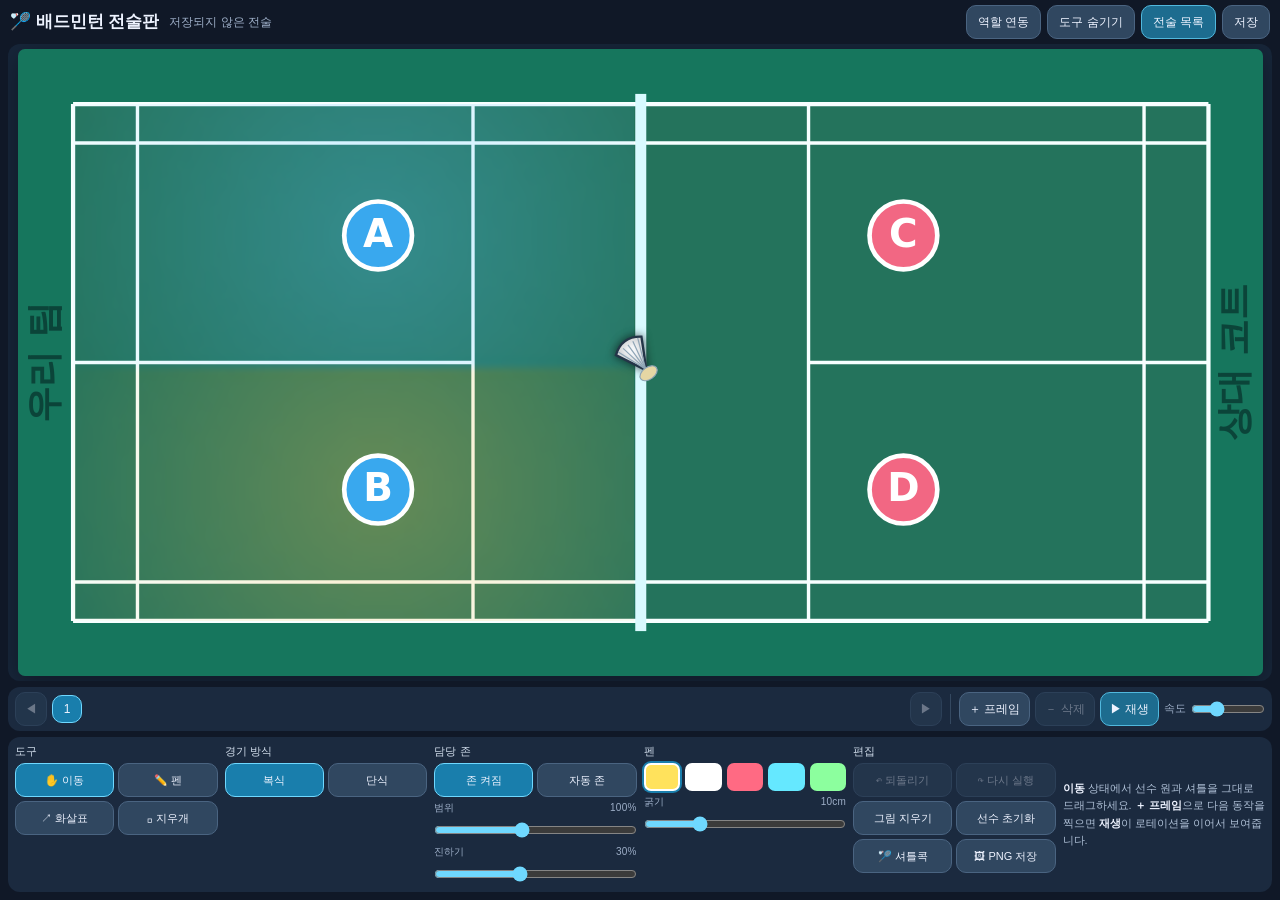
<file: index.html>
<!doctype html>
<html lang="ko">
<head>
<meta charset="utf-8">
<meta name="viewport" content="width=device-width,initial-scale=1,viewport-fit=cover">
<meta name="theme-color" content="#101827">
<meta name="apple-mobile-web-app-capable" content="yes">
<meta name="apple-mobile-web-app-status-bar-style" content="black-translucent">
<meta name="apple-mobile-web-app-title" content="전술판">
<meta name="mobile-web-app-capable" content="yes">
<title>배드민턴 전술판</title>
<link rel="manifest" href="manifest.webmanifest">
<link rel="apple-touch-icon" href="icons/apple-touch-icon.png">
<link rel="icon" href="icons/icon-192.png">
<link rel="stylesheet" href="css/app.css">
</head>
<body>

<header class="topbar">
  <h1>🏸 배드민턴 전술판</h1>
  <div class="topbar-play">
    <span id="playLabel" class="play-name">저장되지 않은 전술</span>
    <span id="dirtyDot" class="dirty" hidden title="저장되지 않은 변경">●</span>
  </div>
  <div class="topbar-actions">
    <a class="btnlink" href="roles.html">역할 연동</a>
    <button id="togglePanel" title="조작 패널을 숨겨 코트만 봅니다">도구 숨기기</button>
    <button id="openLibrary" class="primary">전술 목록</button>
    <button id="quickSave">저장</button>
  </div>
</header>

<main class="app">
  <section class="board">
    <div class="stage" id="stage">
      <canvas id="court" aria-label="배드민턴 전술 코트"></canvas>
    </div>

    <div class="framebar">
      <button id="framePrev" title="이전 프레임">◀</button>
      <div id="frameChips" class="chips" role="tablist" aria-label="프레임"></div>
      <button id="frameNext" title="다음 프레임">▶</button>
      <span class="framebar-sep"></span>
      <button id="frameAdd" title="현재 프레임을 복제해 추가">＋ 프레임</button>
      <button id="frameDel" title="현재 프레임 삭제">－ 삭제</button>
      <button id="playBtn" class="primary" title="프레임 순서대로 재생">▶ 재생</button>
      <label class="speed">
        속도
        <input id="speed" type="range" min="300" max="2200" step="100" value="900">
      </label>
    </div>
  </section>

  <aside class="panel">
    <div class="group">
      <label>도구</label>
      <div class="grid2">
        <button data-tool="move" class="active">✋ 이동</button>
        <button data-tool="pen">✏️ 펜</button>
        <button data-tool="arrow">↗ 화살표</button>
        <button data-tool="erase">◻ 지우개</button>
      </div>
    </div>

    <div class="group">
      <label>경기 방식</label>
      <div class="grid2">
        <button id="doubles" class="active">복식</button>
        <button id="singles">단식</button>
      </div>
    </div>

    <div class="group">
      <label>담당 존</label>
      <div class="grid2">
        <button id="zoneToggle" class="active">존 켜짐</button>
        <button id="zoneMode">자동 존</button>
      </div>
      <label class="slider" for="radius">범위 <span id="radiusVal">100%</span></label>
      <input id="radius" type="range" min="40" max="180" value="100">
      <label class="slider" for="opacity">진하기 <span id="opacityVal">30%</span></label>
      <input id="opacity" type="range" min="5" max="65" value="30">
    </div>

    <div class="group">
      <label>펜</label>
      <div class="swatches" id="swatches">
        <button class="swatch active" data-color="#ffe25c" style="--c:#ffe25c" aria-label="노랑"></button>
        <button class="swatch" data-color="#ffffff" style="--c:#ffffff" aria-label="흰색"></button>
        <button class="swatch" data-color="#ff6a83" style="--c:#ff6a83" aria-label="분홍"></button>
        <button class="swatch" data-color="#65e8ff" style="--c:#65e8ff" aria-label="하늘"></button>
        <button class="swatch" data-color="#8cff9e" style="--c:#8cff9e" aria-label="연두"></button>
      </div>
      <label class="slider" for="size">굵기 <span id="sizeVal">10cm</span></label>
      <input id="size" type="range" min="3" max="30" value="10">
    </div>

    <div class="group">
      <label>편집</label>
      <div class="grid2">
        <button id="undo">↶ 되돌리기</button>
        <button id="redo">↷ 다시 실행</button>
        <button id="clearInk">그림 지우기</button>
        <button id="resetPlayers">선수 초기화</button>
        <button id="resetShuttle">🏸 셔틀콕</button>
        <button id="savePng">🖼 PNG 저장</button>
      </div>
    </div>

    <p class="hint">
      <b>이동</b> 상태에서 선수 원과 셔틀을 그대로 드래그하세요.
      <b>＋ 프레임</b>으로 다음 동작을 찍으면 <b>재생</b>이 로테이션을 이어서 보여줍니다.
    </p>
  </aside>
</main>

<!-- 전술 목록 -->
<div id="library" class="sheet" hidden>
  <div class="sheet-box" role="dialog" aria-modal="true" aria-labelledby="libTitle">
    <div class="sheet-head">
      <h2 id="libTitle">전술 목록</h2>
      <button id="closeLibrary" class="ghost">닫기</button>
    </div>

    <div class="sheet-save">
      <input id="playNameInput" type="text" placeholder="전술 이름 (예: 수비 → 공격 전환)" autocomplete="off">
      <button id="saveCurrent" class="primary">저장</button>
      <button id="saveAsNew">새로 저장</button>
    </div>

    <div id="playList" class="play-list"></div>

    <div class="sheet-foot">
      <button id="newPlay">＋ 새 전술</button>
      <span class="framebar-sep"></span>
      <button id="exportAll">전체 내보내기</button>
      <button id="importBtn">가져오기</button>
      <input id="importFile" type="file" accept="application/json,.json" hidden>
    </div>
  </div>
</div>

<div id="toast" class="toast" hidden></div>

<script>
/* Surfaces script errors on the page itself: Safari-only failures are
   otherwise invisible on a tablet with no console. */
(function () {
  var box = null;
  function show(kind, msg, src, line, col) {
    if (!box) {
      box = document.createElement('pre');
      box.id = 'errbox';
      box.style.cssText = 'position:fixed;left:0;right:0;bottom:0;z-index:9999;margin:0;' +
        'max-height:45vh;overflow:auto;background:#5a1020;color:#ffe3e8;' +
        'font:11px/1.45 ui-monospace,Menlo,monospace;padding:8px 10px;white-space:pre-wrap;' +
        'border-top:2px solid #ff5f7a';
      var close = document.createElement('button');
      close.textContent = '닫기';
      close.style.cssText = 'float:right;background:#8a1b33;color:#fff;border:0;' +
        'border-radius:6px;padding:3px 9px;font:inherit';
      close.onclick = function () { box.remove(); box = null; };
      box.appendChild(close);
      (document.body || document.documentElement).appendChild(box);
    }
    var at = src ? (' @ ' + String(src).split('/').pop() + ':' + line + ':' + col) : '';
    box.appendChild(document.createTextNode(kind + ': ' + msg + at + '\n'));
  }
  window.addEventListener('error', function (e) {
    show('ERROR', e.message || e.type, e.filename, e.lineno, e.colno);
  });
  window.addEventListener('unhandledrejection', function (e) {
    var r = e.reason;
    show('PROMISE', (r && (r.message || r)) || 'unknown');
  });
  window.BTSERR = show;
})();
</script>
<script src="js/geometry.js"></script>
<script src="js/state.js"></script>
<script src="js/render.js"></script>
<script src="js/ui.js"></script>
<script>
if ('serviceWorker' in navigator && location.protocol.indexOf('http') === 0) {
  window.addEventListener('load', function () {
    // True only when an older worker is already serving this page, so the
    // reload below runs on an update and not on a first install.
    var replacing = !!navigator.serviceWorker.controller;
    var reloaded = false;
    navigator.serviceWorker.addEventListener('controllerchange', function () {
      if (!replacing || reloaded) return;
      reloaded = true;
      location.reload();
    });
    navigator.serviceWorker.register('sw.js').then(function (reg) {
      reg.update();
    }).catch(function () {});
  });
}
</script>
</body>
</html>
</file>
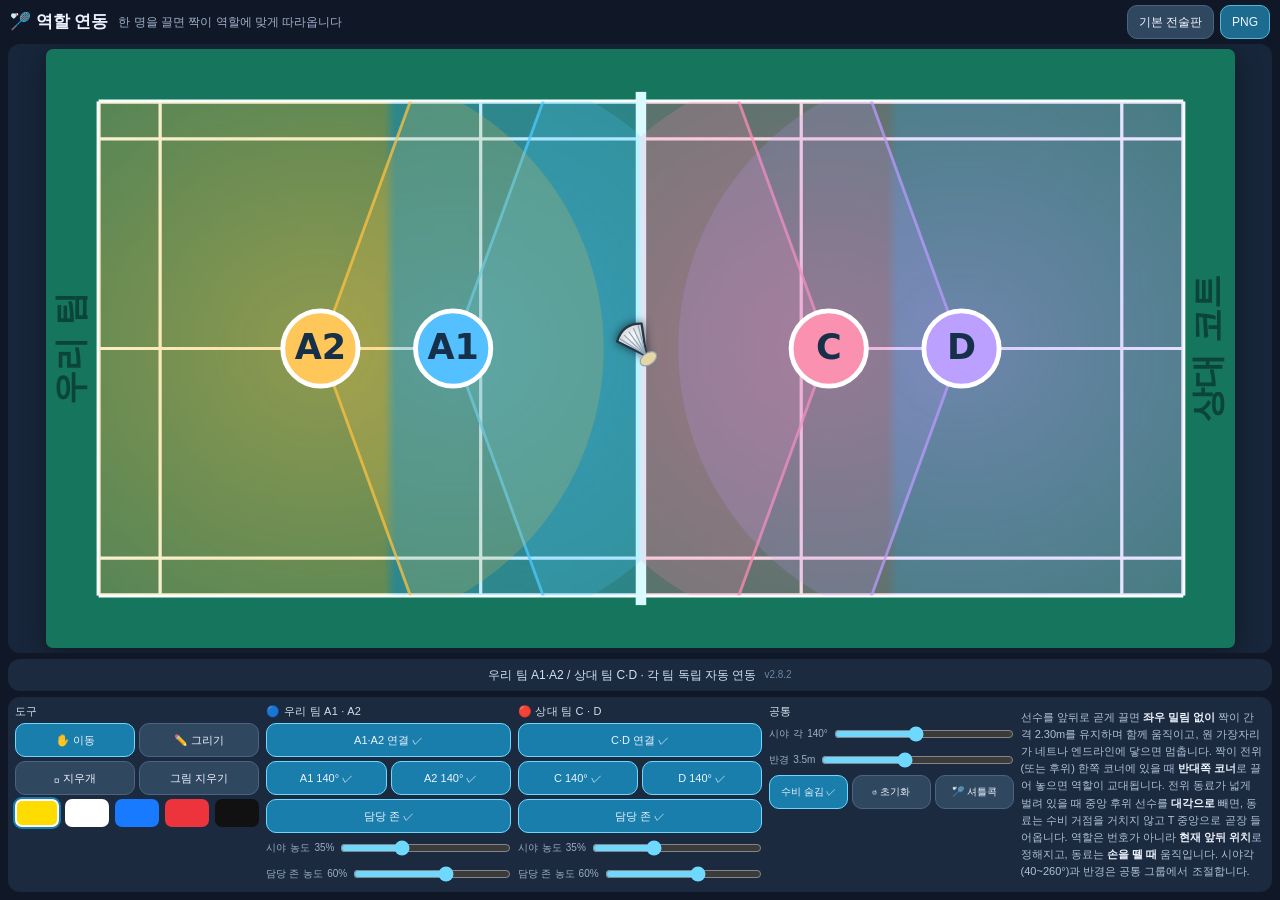
<file: roles.html>
<!doctype html>
<html lang="ko">
<head>
<meta charset="utf-8">
<meta name="viewport" content="width=device-width,initial-scale=1,viewport-fit=cover">
<meta name="theme-color" content="#101827">
<meta name="apple-mobile-web-app-capable" content="yes">
<meta name="apple-mobile-web-app-status-bar-style" content="black-translucent">
<meta name="apple-mobile-web-app-title" content="역할 연동">
<meta name="mobile-web-app-capable" content="yes">
<title>배드민턴 역할 연동 전술판</title>
<link rel="manifest" href="roles.webmanifest">
<link rel="apple-touch-icon" href="icons/roles-apple-touch-icon.png">
<link rel="icon" href="icons/roles-192.png">
<link rel="stylesheet" href="css/app.css">
</head>
<body>

<header class="topbar">
  <h1>🏸 역할 연동</h1>
  <div class="topbar-play">
    <span class="play-name">한 명을 끌면 짝이 역할에 맞게 따라옵니다</span>
  </div>
  <div class="topbar-actions">
    <a class="btnlink" href="index.html">기본 전술판</a>
    <button id="savePng" class="primary">PNG</button>
  </div>
</header>

<main class="app">
  <section class="board">
    <div class="stage" id="stage">
      <canvas id="court" aria-label="배드민턴 역할 연동 코트"></canvas>
    </div>
    <div class="statusbar">
      <span id="status">우리 팀 A1·A2 / 상대 팀 C·D · 각 팀 독립 자동 연동</span>
      <span id="build" class="ver">v2.8.2</span>
    </div>
  </section>

  <aside class="panel">
    <div class="group">
      <label>도구</label>
      <div class="grid2">
        <button id="tool-move" class="active">✋ 이동</button>
        <button id="tool-pen">✏️ 그리기</button>
        <button id="tool-erase">◻ 지우개</button>
        <button id="clearInk">그림 지우기</button>
      </div>
      <div class="inks" id="inks">
        <button class="ink" data-ink="#ffdc00" style="--c:#ffdc00" aria-label="노란색"></button>
        <button class="ink" data-ink="#ffffff" style="--c:#ffffff" aria-label="흰색"></button>
        <button class="ink" data-ink="#177aff" style="--c:#177aff" aria-label="파란색"></button>
        <button class="ink" data-ink="#ed333b" style="--c:#ed333b" aria-label="빨간색"></button>
        <button class="ink" data-ink="#111111" style="--c:#111111" aria-label="검정색"></button>
      </div>
    </div>

    <div class="group">
      <label>🔵 우리 팀 A1 · A2</label>
      <div class="grid2">
        <button id="linkAB" class="active span2">A1·A2 연결 ✓</button>
        <button id="coneAB0" class="active">A1 시야 ✓</button>
        <button id="coneAB1" class="active">A2 시야 ✓</button>
        <button id="zoneAB" class="active span2">담당 존 ✓</button>
      </div>
      <div class="srow">
        <label class="slider" for="coneAAB">시야<span class="long"> 농도</span> <span id="coneVAB">35%</span></label>
        <input id="coneAAB" type="range" min="0" max="100" value="35">
      </div>
      <div class="srow">
        <label class="slider" for="zoneAAB">담당 존<span class="long"> 농도</span> <span id="zoneVAB">60%</span></label>
        <input id="zoneAAB" type="range" min="0" max="100" value="60">
      </div>
    </div>

    <div class="group">
      <label>🔴 상대 팀 C · D</label>
      <div class="grid2">
        <button id="linkCD" class="active span2">C·D 연결 ✓</button>
        <button id="coneCD0" class="active">C 시야 ✓</button>
        <button id="coneCD1" class="active">D 시야 ✓</button>
        <button id="zoneCD" class="active span2">담당 존 ✓</button>
      </div>
      <div class="srow">
        <label class="slider" for="coneACD">시야<span class="long"> 농도</span> <span id="coneVCD">35%</span></label>
        <input id="coneACD" type="range" min="0" max="100" value="35">
      </div>
      <div class="srow">
        <label class="slider" for="zoneACD">담당 존<span class="long"> 농도</span> <span id="zoneVCD">60%</span></label>
        <input id="zoneACD" type="range" min="0" max="100" value="60">
      </div>
    </div>

    <div class="group">
      <label>공통</label>
      <div class="srow">
        <label class="slider" for="coneDeg">시야<span class="long">각</span> <span id="coneDegVal">140°</span></label>
        <input id="coneDeg" type="range" min="40" max="260" step="5" value="140">
      </div>
      <div class="srow">
        <label class="slider" for="coneR">반경 <span id="coneRVal">3.5m</span></label>
        <input id="coneR" type="range" min="20" max="55" value="35">
      </div>
      <div class="grid3">
        <button id="hideInDefence" class="active" title="좌우 수비일 때 시야 존을 숨깁니다">수비 숨김 ✓</button>
        <button id="reset" title="양 팀 배치를 처음으로"><span class="ico">↺ </span>초기화</button>
        <button id="resetShuttle" title="셔틀콕을 네트 중앙으로"><span class="ico">🏸 </span>셔틀콕</button>
      </div>
    </div>

    <p class="hint">
      선수를 앞뒤로 곧게 끌면 <b>좌우 밀림 없이</b> 짝이 간격 2.30m를 유지하며 함께 움직이고,
      원 가장자리가 네트나 엔드라인에 닿으면 멈춥니다.
      짝이 전위(또는 후위) 한쪽 코너에 있을 때 <b>반대쪽 코너</b>로 끌어 놓으면 역할이 교대됩니다.
      전위 동료가 넓게 벌려 있을 때 중앙 후위 선수를 <b>대각으로</b> 빼면, 동료는 수비 거점을
      거치지 않고 T 중앙으로 곧장 들어옵니다. 역할은 번호가 아니라 <b>현재 앞뒤 위치</b>로 정해지고,
      동료는 <b>손을 뗄 때</b> 움직입니다. 시야각(40~260°)과 반경은 공통 그룹에서 조절합니다.
    </p>
  </aside>
</main>

<script>
/* Surfaces script errors on the page itself: Safari-only failures are
   otherwise invisible on a tablet with no console. */
(function () {
  var box = null;
  function show(kind, msg, src, line, col) {
    if (!box) {
      box = document.createElement('pre');
      box.id = 'errbox';
      box.style.cssText = 'position:fixed;left:0;right:0;bottom:0;z-index:9999;margin:0;' +
        'max-height:45vh;overflow:auto;background:#5a1020;color:#ffe3e8;' +
        'font:11px/1.45 ui-monospace,Menlo,monospace;padding:8px 10px;white-space:pre-wrap;' +
        'border-top:2px solid #ff5f7a';
      var close = document.createElement('button');
      close.textContent = '닫기';
      close.style.cssText = 'float:right;background:#8a1b33;color:#fff;border:0;' +
        'border-radius:6px;padding:3px 9px;font:inherit';
      close.onclick = function () { box.remove(); box = null; };
      box.appendChild(close);
      (document.body || document.documentElement).appendChild(box);
    }
    var at = src ? (' @ ' + String(src).split('/').pop() + ':' + line + ':' + col) : '';
    box.appendChild(document.createTextNode(kind + ': ' + msg + at + '\n'));
  }
  window.addEventListener('error', function (e) {
    show('ERROR', e.message || e.type, e.filename, e.lineno, e.colno);
  });
  window.addEventListener('unhandledrejection', function (e) {
    var r = e.reason;
    show('PROMISE', (r && (r.message || r)) || 'unknown');
  });
  window.BTSERR = show;
})();
</script>
<script src="js/geometry.js"></script>
<script src="js/render.js"></script>
<script src="js/roles.js"></script>
<script>
if ('serviceWorker' in navigator && location.protocol.indexOf('http') === 0) {
  window.addEventListener('load', function () {
    var replacing = !!navigator.serviceWorker.controller;
    var reloaded = false;
    navigator.serviceWorker.addEventListener('controllerchange', function () {
      if (!replacing || reloaded) return;
      reloaded = true;
      location.reload();
    });
    navigator.serviceWorker.register('sw.js').then(function (reg) { reg.update(); })
      .catch(function () {});
  });
}
</script>
</body>
</html>
</file>
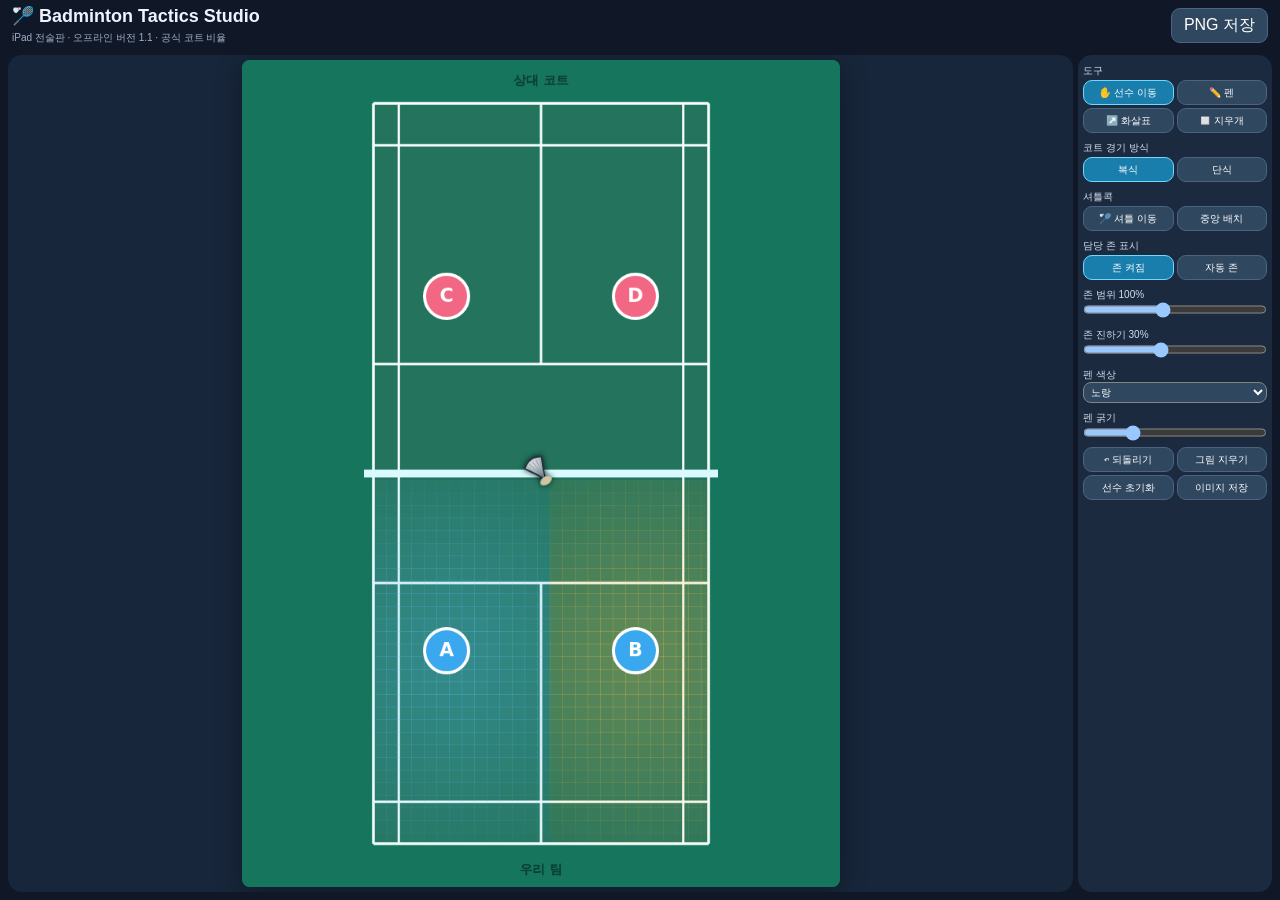
<file: legacy/index-v1.html>
<!doctype html><html lang="ko"><head><meta charset="utf-8"><meta name="viewport" content="width=device-width,initial-scale=1,maximum-scale=1,user-scalable=no,viewport-fit=cover"><meta name="apple-mobile-web-app-capable" content="yes"><title>Badminton Tactics Studio · Controls Fixed</title><style>
:root{color-scheme:dark}*{box-sizing:border-box}body{margin:0;background:#101827;color:#eef3ff;font-family:-apple-system,BlinkMacSystemFont,'Segoe UI',sans-serif}header{padding:13px 16px 7px;display:flex;justify-content:space-between;align-items:center}h1{font-size:19px;margin:0}small{color:#9daec7}.wrap{display:grid;grid-template-columns:minmax(0,1fr) 220px;gap:12px;padding:8px 12px 16px;max-width:1200px;margin:auto}.stage{background:#17263a;border-radius:14px;padding:10px;display:flex;align-items:center;justify-content:center;min-height:70vh}canvas{display:block;max-width:100%;max-height:82vh;width:auto;height:auto;touch-action:none;border-radius:8px;background:#14745c;box-shadow:0 6px 28px #0005}.panel{background:#1b2a3f;padding:13px;border-radius:14px;display:flex;flex-direction:column;gap:11px}button,select,input{font:inherit}button{background:#304760;color:white;border:1px solid #4a6481;border-radius:9px;padding:10px 8px;cursor:pointer}button.active{background:#197eac;border-color:#6fd8ff}.buttons{display:grid;grid-template-columns:1fr 1fr;gap:7px}label{font-size:13px;color:#d3dfed}input[type=range]{width:100%}.hint{font-size:12px;color:#afc0d6;line-height:1.5}.separator{border-top:1px solid #344860;margin:2px 0}@media(max-width:760px){.wrap{grid-template-columns:1fr}.stage{min-height:0;padding:7px}canvas{max-height:66vh}.panel{display:grid;grid-template-columns:1fr 1fr;gap:10px}.panel .wide{grid-column:1/-1}header{padding-top:10px}}

/* iPad full-screen, no page scrolling. */
html,body{width:100%;height:100%;height:100dvh;overflow:hidden;overscroll-behavior:none}
body{display:flex;flex-direction:column}
header{flex:0 0 auto;padding:5px 12px;min-height:39px;gap:8px}
h1{font-size:clamp(13px,1.7vw,18px);white-space:nowrap}
header small{font-size:10px}header #save{padding:6px 12px;flex-shrink:0}
.wrap{flex:1;min-height:0;min-width:0;width:100%;max-width:none;margin:0;padding:5px 8px 8px;gap:8px;overflow:hidden}
.stage{min-width:0;min-height:0;height:100%;width:100%;padding:5px;overflow:hidden}
canvas{display:block;width:auto;height:auto;max-width:none;max-height:none;flex:none;touch-action:none}
.panel{min-width:0;min-height:0;height:100%;overflow:hidden;padding:7px;gap:5px;align-content:start}
.panel label{font-size:11px}.panel button{padding:5px 3px;font-size:11px;min-height:28px}
.panel .buttons{gap:4px}.panel .buttons[style]{margin-top:3px!important}
.panel input[type=range]{height:17px;margin:2px 0}.panel select{padding:4px!important;font-size:11px}
.panel .hint{display:none}.panel .separator{display:none}
@media (orientation:landscape){
 .wrap{grid-template-columns:minmax(0,1.15fr) minmax(400px,1fr)}
 .panel{display:grid;grid-template-columns:repeat(3,minmax(0,1fr));grid-auto-rows:min-content;gap:7px;align-content:center}
 .panel .wide{grid-column:span 3}
 .panel .wide:first-child{grid-column:span 3}
 .panel .wide.buttons{grid-column:span 3;grid-template-columns:repeat(4,1fr)}
}
@media (orientation:portrait){
 .wrap{grid-template-columns:minmax(0,1fr);grid-template-rows:minmax(0,1fr) auto;gap:5px}
 .panel{height:auto;display:grid;grid-template-columns:repeat(4,minmax(0,1fr));gap:5px;align-items:center}
 .panel .wide{grid-column:span 4}
 .panel .wide:first-child{grid-column:span 4}
 .panel .wide.buttons{grid-column:span 4;grid-template-columns:repeat(4,1fr)}
 .panel>div:nth-child(2),.panel>div:nth-child(3),.panel>div:nth-child(4){grid-column:span 2}
 .panel>div:nth-child(5),.panel>div:nth-child(6),.panel>div:nth-child(7),.panel>div:nth-child(8){grid-column:span 1}
 .panel>div:nth-child(5) label,.panel>div:nth-child(6) label{font-size:10px}
}
@media (max-height:650px) and (orientation:landscape){header small{display:none}.panel{gap:3px}.panel button{min-height:24px;padding:3px 2px}.panel label{font-size:10px}}

/* Compact control panel: court receives most of the iPad screen. */
@media (orientation:landscape){
 .wrap{grid-template-columns:minmax(0,1fr) 194px;gap:5px}
 .panel{display:flex;flex-direction:column;justify-content:flex-start;align-content:initial;gap:4px;padding:5px;overflow:hidden}
 .panel .wide,.panel .wide:first-child{grid-column:auto}
 .panel .wide.buttons{display:grid;grid-template-columns:repeat(2,minmax(0,1fr));gap:3px}
 .panel label{font-size:10px}
 .panel button{font-size:10px;min-height:25px;padding:3px 2px}
 .panel .buttons{gap:3px}
 .panel input[type=range]{height:13px;margin:0}
 .panel select{font-size:10px;padding:3px!important}
 .panel .buttons[style]{margin-top:2px!important}
}
@media (orientation:portrait){
 .wrap{grid-template-rows:minmax(0,1fr) auto;gap:3px}
 .panel{grid-template-columns:repeat(4,minmax(0,1fr));padding:4px;gap:3px}
 .panel button{min-height:24px;padding:3px 2px;font-size:10px}
 .panel label{font-size:10px}
 .panel .buttons[style]{margin-top:2px!important}
 .panel input[type=range]{height:13px;margin:0}
 .panel select{padding:3px!important;font-size:10px}
}

button,select,input{touch-action:manipulation;position:relative;z-index:2} .panel{position:relative;z-index:1} canvas{position:relative;z-index:0} 
</style></head><body><header><div><h1>🏸 Badminton Tactics Studio</h1><small>iPad 전술판 · 오프라인 버전 1.1 · 공식 코트 비율</small></div><button id="save">PNG 저장</button></header><main class="wrap"><section class="stage"><canvas id="court" width="760" height="1050" aria-label="배드민턴 전술 코트"></canvas></section><aside class="panel"><div class="wide"><label>도구</label><div class="buttons" style="margin-top:6px"><button data-tool="move" class="active">✋ 선수 이동</button><button data-tool="pen">✏️ 펜</button><button data-tool="arrow">↗️ 화살표</button><button data-tool="erase">◻️ 지우개</button></div></div><div><label>코트 경기 방식</label><div class="buttons" style="margin-top:6px"><button id="doubles" class="active">복식</button><button id="singles">단식</button></div></div><div><label>셔틀콕</label><div class="buttons" style="margin-top:6px"><button id="shuttleTool">🏸 셔틀 이동</button><button id="shuttleReset">중앙 배치</button></div></div><div><label>담당 존 표시</label><div class="buttons" style="margin-top:6px"><button id="zone" class="active">존 켜짐</button><button id="mode">자동 존</button></div></div><div><label for="radius">존 범위 <span id="radiusVal">100%</span></label><input id="radius" type="range" min="40" max="180" value="100"></div><div><label for="opacity">존 진하기 <span id="opacityVal">30%</span></label><input id="opacity" type="range" min="5" max="65" value="30"></div><div><label for="color">펜 색상</label><select id="color" style="width:100%;padding:9px;border-radius:8px;background:#304760;color:white"><option value="#ffe25c">노랑</option><option value="#ffffff">흰색</option><option value="#ff6a83">분홍</option><option value="#65e8ff">하늘</option></select></div><div><label for="size">펜 굵기</label><input id="size" type="range" min="2" max="22" value="7"></div><div class="wide separator"></div><div class="wide buttons"><button id="undo">↶ 되돌리기</button><button id="clearInk">그림 지우기</button><button id="reset">선수 초기화</button><button id="save2">이미지 저장</button></div><div class="wide hint">선수 이동: 선수 원을 드래그하세요.<br>펜/화살표: 코트에 직접 그리세요.<br>지우개: 그린 선을 터치하면 삭제됩니다.<br>자동 존: 두 선수의 위치에 따라 담당 구역이 실시간 변경됩니다. 버튼을 누르면 원형 존으로 전환합니다.<br>코트: 길이 13.40m, 복식 폭 6.10m, 단식 폭 5.18m, 서비스라인 1.98m, 복식 롱서비스라인은 끝선에서 0.76m.<br>셔틀 이동: 셔틀 이동 버튼을 누른 뒤 셔틀을 드래그하세요.<br>자동 저장: 같은 브라우저에서 다시 열면 배치가 복원됩니다.</div></aside></main><script>
(()=>{'use strict';const canvas=document.getElementById('court'),ctx=canvas.getContext('2d'),W=760,H=1050;const bounds={x:167,y:55,w:426,h:940},mid=bounds.y+bounds.h/2;let courtMode='doubles',shuttle={x:380,y:525};let players=[{x:260,y:750,name:'A',team:0},{x:500,y:750,name:'B',team:0},{x:260,y:300,name:'C',team:1},{x:500,y:300,name:'D',team:1}],strokes=[],tool='move',active=null,zoneOn=true,autoZone=true,zoneScale=1,zoneAlpha=.3,penColor='#ffe25c',penSize=7;const $=id=>document.getElementById(id),clamp=(v,a,b)=>Math.max(a,Math.min(b,v));const state=()=>({players,strokes,zoneOn,autoZone,zoneScale,zoneAlpha,courtMode,shuttle});function persist(){try{localStorage.setItem('bts-v1',JSON.stringify(state()))}catch(e){}}try{const s=JSON.parse(localStorage.getItem('bts-v1')||'null');if(s&&Array.isArray(s.players)&&s.players.length===4){players=s.players;strokes=Array.isArray(s.strokes)?s.strokes:[];zoneOn=s.zoneOn!==false;autoZone=s.autoZone!==false;zoneScale=s.zoneScale||1;zoneAlpha=s.zoneAlpha||.3;courtMode=s.courtMode||'doubles';if(s.shuttle)shuttle=s.shuttle}}catch(e){}$('radius').value=Math.round(zoneScale*100);$('opacity').value=Math.round(zoneAlpha*100);function line(x1,y1,x2,y2,width=3,color='#fff'){ctx.strokeStyle=color;ctx.lineWidth=width;ctx.beginPath();ctx.moveTo(x1,y1);ctx.lineTo(x2,y2);ctx.stroke()}function drawCourt(){
ctx.fillStyle='#16765d';ctx.fillRect(0,0,W,H);
const {x,y,w,h}=bounds,net=y+h/2,scale=h/13.4;
const singlesInset=(6.10-5.18)/2*scale,short=1.98*scale,long=0.76*scale;
ctx.fillStyle='#12684f';ctx.fillRect(x,y,w,h);
ctx.fillStyle='rgba(255,255,255,.075)';
if(courtMode==='singles'){ctx.fillRect(x+singlesInset,y,w-2*singlesInset,h)}else{ctx.fillRect(x,y,w,h)}
const c='#f7ffff';
// All regulation lines, drawn to the same meter-to-pixel scale.
line(x,y,x+w,y,3.5,c);line(x,y+h,x+w,y+h,3.5,c);
line(x,y,x,y+h,3.5,c);line(x+w,y,x+w,y+h,3.5,c);
line(x+singlesInset,y,x+singlesInset,y+h,3,c);
line(x+w-singlesInset,y,x+w-singlesInset,y+h,3,c);
line(x,net-short,x+w,net-short,3,c);
line(x,net+short,x+w,net+short,3,c);
line(x,y+long,x+w,y+long,3,c);
line(x,y+h-long,x+w,y+h-long,3,c);
line(W/2,y,W/2,net-short,3,c);
line(W/2,net+short,W/2,y+h,3,c);
// Net runs across the full doubles width.
ctx.fillStyle='#d9faff';ctx.fillRect(x-12,net-5,w+24,10);
ctx.fillStyle='#0b3b34';ctx.font='bold 16px system-ui';ctx.textAlign='center';ctx.textBaseline='alphabetic';
ctx.fillText('상대 코트',W/2,31);ctx.fillText('우리 팀',W/2,H-17);
}
function drawShuttle(){const {x,y}=shuttle;ctx.save();ctx.translate(x,y);ctx.rotate(-Math.PI/5);ctx.shadowColor='#0009';ctx.shadowBlur=7;ctx.fillStyle='#f8fafc';ctx.strokeStyle='#243548';ctx.lineWidth=2;ctx.beginPath();ctx.moveTo(0,8);ctx.lineTo(-13,-17);ctx.quadraticCurveTo(0,-27,13,-17);ctx.closePath();ctx.fill();ctx.stroke();for(let i=-2;i<=2;i++){line(0,7,i*5,-18,1,'#8da4b5')}ctx.beginPath();ctx.ellipse(0,11,8,5,0,0,Math.PI*2);ctx.fillStyle='#e5d6a4';ctx.fill();ctx.stroke();ctx.restore()}
function poly(points,fill){ctx.beginPath();ctx.moveTo(points[0].x,points[0].y);for(let i=1;i<points.length;i++)ctx.lineTo(points[i].x,points[i].y);ctx.closePath();ctx.fillStyle=fill;ctx.fill()}function zoneDraw(){if(!zoneOn)return;ctx.save();ctx.beginPath();ctx.rect(bounds.x,mid+7,bounds.w,bounds.h/2-7);ctx.clip();const ours=courtMode==='singles'?[players[0]]:players.slice(0,2);if(autoZone){const cell=16;for(let y=mid+8;y<bounds.y+bounds.h;y+=cell){for(let x=bounds.x;x<bounds.x+bounds.w;x+=cell){let scores=ours.map(p=>{const dx=(x-p.x),dy=(y-p.y);return dx*dx+dy*dy});const idx=scores[0]<=scores[1]?0:1;const distance=Math.sqrt(scores[idx]);const fade=clamp(1-distance/(300*zoneScale),0,1);if(fade>.01){ctx.fillStyle=idx===0?`rgba(92,197,255,${zoneAlpha*fade})`:`rgba(255,195,75,${zoneAlpha*fade})`;ctx.fillRect(x,y,cell+1,cell+1)}}}}else{ours.forEach((p,i)=>{let r=215*zoneScale,g=ctx.createRadialGradient(p.x,p.y,0,p.x,p.y,r),rgb=i===0?'92,197,255':'255,195,75';g.addColorStop(0,`rgba(${rgb},${zoneAlpha})`);g.addColorStop(1,`rgba(${rgb},0)`);ctx.fillStyle=g;ctx.beginPath();ctx.arc(p.x,p.y,r,0,Math.PI*2);ctx.fill()})}ctx.restore()}function drawStroke(s){const pts=s.pts;if(!pts||!pts.length)return;ctx.strokeStyle=s.color;ctx.fillStyle=s.color;ctx.lineWidth=s.size;ctx.lineCap='round';ctx.lineJoin='round';ctx.beginPath();ctx.moveTo(pts[0].x,pts[0].y);for(let i=1;i<pts.length;i++)ctx.lineTo(pts[i].x,pts[i].y);if(pts.length===1)ctx.lineTo(pts[0].x+.1,pts[0].y+.1);ctx.stroke();if(s.type==='arrow'&&pts.length>1){const a=pts[pts.length-2],b=pts[pts.length-1],ang=Math.atan2(b.y-a.y,b.x-a.x),len=23+s.size;line(b.x,b.y,b.x-len*Math.cos(ang-.5),b.y-len*Math.sin(ang-.5),s.size,s.color);line(b.x,b.y,b.x-len*Math.cos(ang+.5),b.y-len*Math.sin(ang+.5),s.size,s.color)}}function drawPlayers(){players.forEach((p,i)=>{if(courtMode==='singles'&&(i===1||i===3))return;ctx.beginPath();ctx.arc(p.x,p.y,28,0,Math.PI*2);ctx.fillStyle=i<2?'#39a8ee':'#f26783';ctx.fill();ctx.lineWidth=4;ctx.strokeStyle='#fff';ctx.stroke();ctx.fillStyle='#fff';ctx.font='bold 24px system-ui';ctx.textAlign='center';ctx.textBaseline='middle';ctx.fillText(p.name,p.x,p.y+1)})}function render(){drawCourt();zoneDraw();strokes.forEach(drawStroke);drawShuttle();drawPlayers()}function coords(e){const r=canvas.getBoundingClientRect();return{x:(e.clientX-r.left)*W/r.width,y:(e.clientY-r.top)*H/r.height}}function nearSeg(p,a,b){let dx=b.x-a.x,dy=b.y-a.y,t=dx*dx+dy*dy?clamp(((p.x-a.x)*dx+(p.y-a.y)*dy)/(dx*dx+dy*dy),0,1):0;return Math.hypot(p.x-(a.x+t*dx),p.y-(a.y+t*dy))}function eraseAt(p){let idx=-1;for(let j=strokes.length-1;j>=0;j--){const s=strokes[j];if(s.pts.some((a,i)=>i===0?Math.hypot(p.x-a.x,p.y-a.y)<22:nearSeg(p,s.pts[i-1],a)<22+s.size)){idx=j;break;}}if(idx>=0){strokes.splice(idx,1);persist()}}canvas.addEventListener('pointerdown',e=>{e.preventDefault();canvas.setPointerCapture(e.pointerId);let p=coords(e);if(tool==='shuttle'){active={kind:'shuttle',id:e.pointerId};shuttle={x:p.x,y:p.y};render()}else if(tool==='move'){let i=players.findIndex((v,j)=>(courtMode!=='singles'||(j!==1&&j!==3))&&Math.hypot(p.x-v.x,p.y-v.y)<43);if(i>=0)active={kind:'player',i,id:e.pointerId}}else if(tool==='erase'){active={kind:'erase',id:e.pointerId};eraseAt(p);render()}else{active={kind:'stroke',id:e.pointerId};strokes.push({type:tool,color:penColor,size:penSize,pts:[p]});render()}});canvas.addEventListener('pointermove',e=>{if(!active||active.id!==e.pointerId)return;e.preventDefault();let p=coords(e);if(active.kind==='shuttle'){shuttle={x:clamp(p.x,bounds.x,bounds.x+bounds.w),y:clamp(p.y,bounds.y,bounds.y+bounds.h)}}else if(active.kind==='player'){let i=active.i,top=i>=2,lo=top?bounds.y+25:mid+32,hi=top?mid-32:bounds.y+bounds.h-25;players[i].x=clamp(p.x,bounds.x+25,bounds.x+bounds.w-25);players[i].y=clamp(p.y,lo,hi)}else if(active.kind==='erase'){eraseAt(p)}else{let s=strokes[strokes.length-1];if(s.type==='arrow')s.pts=[s.pts[0],p];else s.pts.push(p)}render()});function end(e){if(active&&active.id===e.pointerId){active=null;persist();render()}}canvas.addEventListener('pointerup',end);canvas.addEventListener('pointercancel',end);document.querySelectorAll('[data-tool]').forEach(b=>b.addEventListener('click',()=>{tool=b.dataset.tool;$('shuttleTool').classList.remove('active');document.querySelectorAll('[data-tool]').forEach(x=>x.classList.toggle('active',x===b))}));$('shuttleTool').onclick=()=>{tool='shuttle';document.querySelectorAll('[data-tool]').forEach(x=>x.classList.remove('active'));$('shuttleTool').classList.add('active')};$('shuttleReset').onclick=()=>{shuttle={x:380,y:525};persist();render()};function setCourtMode(m){courtMode=m;$('doubles').classList.toggle('active',m==='doubles');$('singles').classList.toggle('active',m==='singles');persist();render()}$('doubles').onclick=()=>setCourtMode('doubles');$('singles').onclick=()=>setCourtMode('singles');$('zone').onclick=()=>{zoneOn=!zoneOn;$('zone').textContent=zoneOn?'존 켜짐':'존 꺼짐';$('zone').classList.toggle('active',zoneOn);persist();render()};$('mode').onclick=()=>{autoZone=!autoZone;$('mode').textContent=autoZone?'자동 존':'원형 존';persist();render()};$('radius').oninput=e=>{zoneScale=+e.target.value/100;$('radiusVal').textContent=e.target.value+'%';persist();render()};$('opacity').oninput=e=>{zoneAlpha=+e.target.value/100;$('opacityVal').textContent=e.target.value+'%';persist();render()};$('color').onchange=e=>penColor=e.target.value;$('size').oninput=e=>penSize=+e.target.value;$('undo').onclick=()=>{strokes.pop();persist();render()};$('clearInk').onclick=()=>{if(confirm('그린 선과 화살표를 모두 지울까요?')){strokes=[];persist();render()}};$('reset').onclick=()=>{players=[{x:260,y:750,name:'A',team:0},{x:500,y:750,name:'B',team:0},{x:260,y:300,name:'C',team:1},{x:500,y:300,name:'D',team:1}];persist();render()};function save(){render();canvas.toBlob(blob=>{if(!blob)return;const file=new File([blob],'badminton-tactics.png',{type:'image/png'});if(navigator.canShare&&navigator.canShare({files:[file]})){navigator.share({files:[file],title:'Badminton Tactics Studio'}).catch(()=>{})}else{const a=document.createElement('a');a.href=URL.createObjectURL(blob);a.download='badminton-tactics.png';a.click();setTimeout(()=>URL.revokeObjectURL(a.href),2000)}},'image/png')}$('save').onclick=save;$('save2').onclick=save;$('zone').textContent=zoneOn?'존 켜짐':'존 꺼짐';$('zone').classList.toggle('active',zoneOn);$('mode').textContent=autoZone?'자동 존':'원형 존';$('doubles').classList.toggle('active',courtMode==='doubles');$('singles').classList.toggle('active',courtMode==='singles');$('radiusVal').textContent=Math.round(zoneScale*100)+'%';$('opacityVal').textContent=Math.round(zoneAlpha*100)+'%';render()})();
</script><script>
(function(){
 const canvas=document.getElementById('court'),stage=document.querySelector('.stage');
 function fit(){
   const r=stage.getBoundingClientRect();
   const w=Math.max(1,r.width-10),h=Math.max(1,r.height-10);
   const scale=Math.min(w/760,h/1050);
   canvas.style.width=Math.floor(760*scale)+'px';
   canvas.style.height=Math.floor(1050*scale)+'px';
 }
 if(window.ResizeObserver){const ro=new ResizeObserver(fit);ro.observe(stage);}else{window.addEventListener('resize',fit);}
 window.addEventListener('orientationchange',()=>requestAnimationFrame(fit));
 window.addEventListener('resize',fit);fit();
 // Canvas itself handles drawing gestures; never intercept touches on toolbar buttons.

})();
</script></body></html>
</file>
<file: css/app.css>
/* One layout, two orientations. No positional (:nth-child) layout rules. */

:root {
  color-scheme: dark;
  --bg: #101827;
  --surface: #1b2a3f;
  --surface-2: #17263a;
  --btn: #304760;
  --btn-edge: #4a6481;
  --accent: #197eac;
  --accent-edge: #6fd8ff;
  --text: #eef3ff;
  --muted: #9daec7;
  --gap: 6px;
  --radius: 10px;
  --tap: 34px;
}

* { box-sizing: border-box; -webkit-tap-highlight-color: transparent; }

html, body {
  width: 100%;
  height: 100%;
  height: 100dvh;
  margin: 0;
  overflow: hidden;
  overscroll-behavior: none;
}

body {
  background: var(--bg);
  color: var(--text);
  font: 14px/1.4 -apple-system, BlinkMacSystemFont, 'Segoe UI', Roboto, sans-serif;
  display: flex;
  flex-direction: column;
  padding: env(safe-area-inset-top) env(safe-area-inset-right)
           env(safe-area-inset-bottom) env(safe-area-inset-left);
  -webkit-user-select: none;
  user-select: none;
}

/* ---------- controls ---------- */

button, select, input {
  font: inherit;
  color: var(--text);
  touch-action: manipulation;
}

button {
  background: var(--btn);
  border: 1px solid var(--btn-edge);
  border-radius: var(--radius);
  padding: 6px 8px;
  min-height: var(--tap);
  cursor: pointer;
  white-space: nowrap;
}
button:active { filter: brightness(1.25); }
button.active { background: var(--accent); border-color: var(--accent-edge); }
button.primary { background: #1d6c8f; border-color: #51b8dd; }
button.ghost { background: transparent; border-color: transparent; color: var(--muted); }
button:disabled { opacity: .38; cursor: default; }

input[type=range] {
  width: 100%;
  height: 22px;
  margin: 0;
  accent-color: var(--accent-edge);
}

input[type=text] {
  background: #22344c;
  border: 1px solid var(--btn-edge);
  border-radius: var(--radius);
  padding: 8px 10px;
  min-height: var(--tap);
  min-width: 0;
  -webkit-user-select: text;
  user-select: text;
}

/* ---------- top bar ---------- */

.topbar {
  flex: 0 0 auto;
  display: flex;
  align-items: center;
  gap: 10px;
  padding: 5px 10px;
  min-height: 40px;
}
.topbar h1 {
  font-size: clamp(13px, 1.6vw, 17px);
  margin: 0;
  min-width: 0;
  overflow: hidden;
  text-overflow: ellipsis;
  white-space: nowrap;
}
.topbar-play {
  flex: 1 1 auto;
  min-width: 0;
  display: flex;
  align-items: center;
  gap: 5px;
}
.play-name {
  color: var(--muted);
  font-size: 12px;
  overflow: hidden;
  text-overflow: ellipsis;
  white-space: nowrap;
}
.dirty { color: #ffd45c; font-size: 10px; }
.topbar-actions { display: flex; gap: var(--gap); flex: 0 0 auto; }
.topbar-actions button { font-size: 12px; padding: 5px 11px; }

/* ---------- app shell ---------- */

.app {
  flex: 1 1 auto;
  min-height: 0;
  min-width: 0;
  display: grid;
  gap: var(--gap);
  padding: 0 8px 8px;
  /* Track sizes are written by layout() in js/ui.js; these are first-paint
     defaults only. The board gets exactly the court's size, the panel the rest. */
  grid-template-columns: minmax(0, 1fr);
  grid-template-rows: minmax(0, 1fr) auto;
}

.board {
  min-width: 0;
  min-height: 0;
  display: flex;
  flex-direction: column;
  gap: var(--gap);
}

.stage {
  flex: 1 1 auto;
  min-height: 0;
  min-width: 0;
  background: var(--surface-2);
  border-radius: 12px;
  display: flex;
  align-items: center;
  justify-content: center;
  padding: 5px;
  overflow: hidden;
}

canvas {
  display: block;
  border-radius: 7px;
  touch-action: none;
  box-shadow: 0 6px 26px rgba(0, 0, 0, .35);
}

/* ---------- frame bar ---------- */

.framebar {
  flex: 0 0 auto;
  display: flex;
  align-items: center;
  gap: 5px;
  background: var(--surface);
  border-radius: 12px;
  padding: 5px 7px;
  overflow-x: auto;
}
.framebar button { font-size: 12px; padding: 5px 9px; }
.framebar-sep {
  flex: 0 0 auto;
  width: 1px;
  align-self: stretch;
  background: #344860;
  margin: 2px 3px;
}
.chips {
  flex: 1 1 auto;
  min-width: 40px;
  display: flex;
  gap: 4px;
  overflow-x: auto;
  scrollbar-width: none;
}
.chips::-webkit-scrollbar { display: none; }
.chip {
  flex: 0 0 auto;
  min-width: 30px;
  min-height: 28px;
  padding: 3px 7px;
  font-size: 12px;
  font-variant-numeric: tabular-nums;
}
.speed {
  flex: 0 0 auto;
  display: flex;
  align-items: center;
  gap: 5px;
  font-size: 11px;
  color: var(--muted);
}
.speed input[type=range] { width: 74px; }

/* ---------- control panel ---------- */

.panel {
  min-width: 0;
  min-height: 0;
  background: var(--surface);
  border-radius: 12px;
  padding: 7px;
  display: grid;
  gap: 7px;
  grid-template-columns: repeat(auto-fit, minmax(140px, 1fr));
  align-content: start;
  overflow: auto;
}
.panel[hidden] { display: none; }

/* Panel beside the court: one column. Panel below: flow across the width. */
.app[data-layout="side"] .panel {
  grid-template-columns: repeat(auto-fit, minmax(150px, 1fr));
}
.app[data-layout="bottom"] .panel {
  grid-template-columns: repeat(auto-fit, minmax(132px, 1fr));
  align-content: center;
}
.app[data-layout="bottom"] .hint { grid-column: auto; align-self: center; }

.group { min-width: 0; display: flex; flex-direction: column; gap: 4px; }
.group > label {
  font-size: 11px;
  color: #d3dfed;
  letter-spacing: .02em;
}
.group label.slider {
  font-size: 10px;
  color: var(--muted);
  display: flex;
  justify-content: space-between;
}

.grid2 { display: grid; grid-template-columns: 1fr 1fr; gap: 4px; }
.grid2 button { font-size: 11px; padding: 4px 3px; }
.span2 { grid-column: 1 / -1; }
/* A control the board is currently overriding. */
button.dim { opacity: .45; }

.swatches { display: flex; gap: 5px; }
.swatch {
  flex: 1 1 0;
  min-width: 0;
  min-height: 28px;
  padding: 0;
  background: var(--c);
  border: 2px solid transparent;
  border-radius: 7px;
}
.swatch.active {
  background: var(--c);   /* beats button.active */
  border-color: #fff;
  box-shadow: 0 0 0 2px var(--accent);
}

.hint {
  grid-column: 1 / -1;
  margin: 0;
  font-size: 11px;
  line-height: 1.55;
  color: #afc0d6;
}
.hint b { color: var(--text); }

/* Phones: shrink the controls so the panel needs a smaller band, and drop
   the parts that are decoration rather than control. */
/* The trailing word in a slider label is decoration; the value is not. */
@media (max-width: 480px), (max-height: 440px) {
  .srow .long { display: none; }
}

@media (max-width: 600px), (max-height: 560px) {
  :root { --tap: 30px; --gap: 5px; }
  .topbar { gap: 6px; padding: 4px 8px; min-height: 36px; }
  .topbar h1 { font-size: 12px; }
  .topbar-play { display: none; }
  .topbar-actions button { font-size: 11px; padding: 4px 8px; }
  .hint { display: none; }
  .group { gap: 3px; }
  .group > label { font-size: 10px; }
  .grid2 { gap: 3px; }
  .grid2 button { font-size: 10px; padding: 3px 2px; }
  .panel { padding: 5px; gap: 5px; }
  .app[data-layout="bottom"] .panel { grid-template-columns: repeat(auto-fit, minmax(118px, 1fr)); }
  .app[data-layout="side"] .panel { grid-template-columns: repeat(auto-fit, minmax(132px, 1fr)); }
  .framebar { padding: 4px 5px; gap: 4px; }
  .framebar button { font-size: 11px; padding: 4px 7px; }
  .speed input[type=range] { width: 56px; }
  /* A three-up row of Korean labels needs the width more than the icons. */
  .grid3 .ico { display: none; }
}

/* Must come after the 600/560 tier: same specificity, so order decides. */
@media (max-height: 440px) {
  :root { --tap: 26px; }
  .statusbar { min-height: 26px; padding: 3px 8px; font-size: 11px; }
  .ink { min-height: 24px; }
  .panel { gap: 4px; padding: 4px; }
  .group { gap: 2px; }
  .grid2 { gap: 3px; }
  .srow { gap: 4px; }
}

/* ---------- library sheet ---------- */

.sheet {
  position: fixed;
  inset: 0;
  background: rgba(6, 12, 22, .72);
  display: flex;
  align-items: center;
  justify-content: center;
  padding: 16px;
  z-index: 20;
}
.sheet[hidden] { display: none; }

.sheet-box {
  width: min(560px, 100%);
  max-height: min(86dvh, 660px);
  background: var(--surface);
  border: 1px solid #344860;
  border-radius: 16px;
  padding: 14px;
  display: flex;
  flex-direction: column;
  gap: 11px;
  box-shadow: 0 18px 60px rgba(0, 0, 0, .55);
}
.sheet-head { display: flex; align-items: center; justify-content: space-between; }
.sheet-head h2 { margin: 0; font-size: 16px; }

.sheet-save { display: flex; gap: var(--gap); }
.sheet-save input { flex: 1 1 auto; }
.sheet-save button { flex: 0 0 auto; font-size: 12px; }

.play-list {
  flex: 1 1 auto;
  min-height: 60px;
  overflow-y: auto;
  display: flex;
  flex-direction: column;
  gap: 6px;
  -webkit-overflow-scrolling: touch;
}
.play-row {
  display: flex;
  align-items: center;
  gap: 7px;
  background: #22344c;
  border: 1px solid #35506e;
  border-radius: var(--radius);
  padding: 7px 9px;
}
.play-row.current { border-color: var(--accent-edge); }
.play-info { flex: 1 1 auto; min-width: 0; }
.play-info b {
  display: block;
  font-size: 13px;
  font-weight: 600;
  overflow: hidden;
  text-overflow: ellipsis;
  white-space: nowrap;
}
.play-info span { font-size: 11px; color: var(--muted); }
.play-row button { font-size: 11px; padding: 4px 8px; min-height: 30px; }
.play-empty { color: var(--muted); font-size: 12px; text-align: center; padding: 22px 0; }

.sheet-foot { display: flex; align-items: center; gap: var(--gap); }
.sheet-foot button { font-size: 12px; }

/* ---------- status line (role board) ---------- */

.statusbar {
  flex: 0 0 auto;
  display: flex;
  align-items: center;
  justify-content: center;
  gap: 8px;
  background: var(--surface);
  border-radius: 12px;
  padding: 6px 10px;
  min-height: 32px;
  font-size: 12px;
  color: #cfe3f5;
  text-align: center;
  line-height: 1.35;
}

.ver {
  flex: 0 0 auto;
  font-size: 10px;
  color: #6f86a0;
  font-variant-numeric: tabular-nums;
}

.btnlink {
  display: inline-flex;
  align-items: center;
  background: var(--btn);
  border: 1px solid var(--btn-edge);
  border-radius: var(--radius);
  padding: 5px 11px;
  font-size: 12px;
  color: var(--text);
  text-decoration: none;
  white-space: nowrap;
}

.grid3 { display: grid; grid-template-columns: repeat(3, minmax(0, 1fr)); gap: 4px; }
.grid3 button { font-size: 10px; padding: 4px 2px; }
.grid4 { display: grid; grid-template-columns: repeat(4, 1fr); gap: 4px; }

/* Label and slider share a row: on a phone the stacked form cost about
   18px each, and six of them pushed the panel past the screen. */
.srow {
  display: grid;
  grid-template-columns: minmax(0, auto) minmax(46px, 1fr);
  align-items: center;
  gap: 6px;
}
.srow label.slider {
  justify-content: flex-start;
  gap: 4px;
  min-width: 0;
  white-space: nowrap;
  overflow: hidden;
}
.grid4 button { font-size: 10px; padding: 4px 2px; }

.inks { display: flex; gap: 6px; }
.ink {
  flex: 1 1 0;
  min-width: 0;
  min-height: 28px;
  padding: 0;
  background: var(--c);
  border: 2px solid transparent;
  border-radius: 7px;
}
.ink.active {
  background: var(--c);
  border-color: #fff;
  box-shadow: 0 0 0 2px var(--accent);
}

/* ---------- toast ---------- */

.toast {
  position: fixed;
  left: 50%;
  bottom: calc(20px + env(safe-area-inset-bottom));
  transform: translateX(-50%);
  background: #0d1b2c;
  border: 1px solid var(--btn-edge);
  border-radius: 999px;
  padding: 9px 17px;
  font-size: 13px;
  z-index: 40;
  box-shadow: 0 8px 26px rgba(0, 0, 0, .5);
}
.toast[hidden] { display: none; }
</file>
